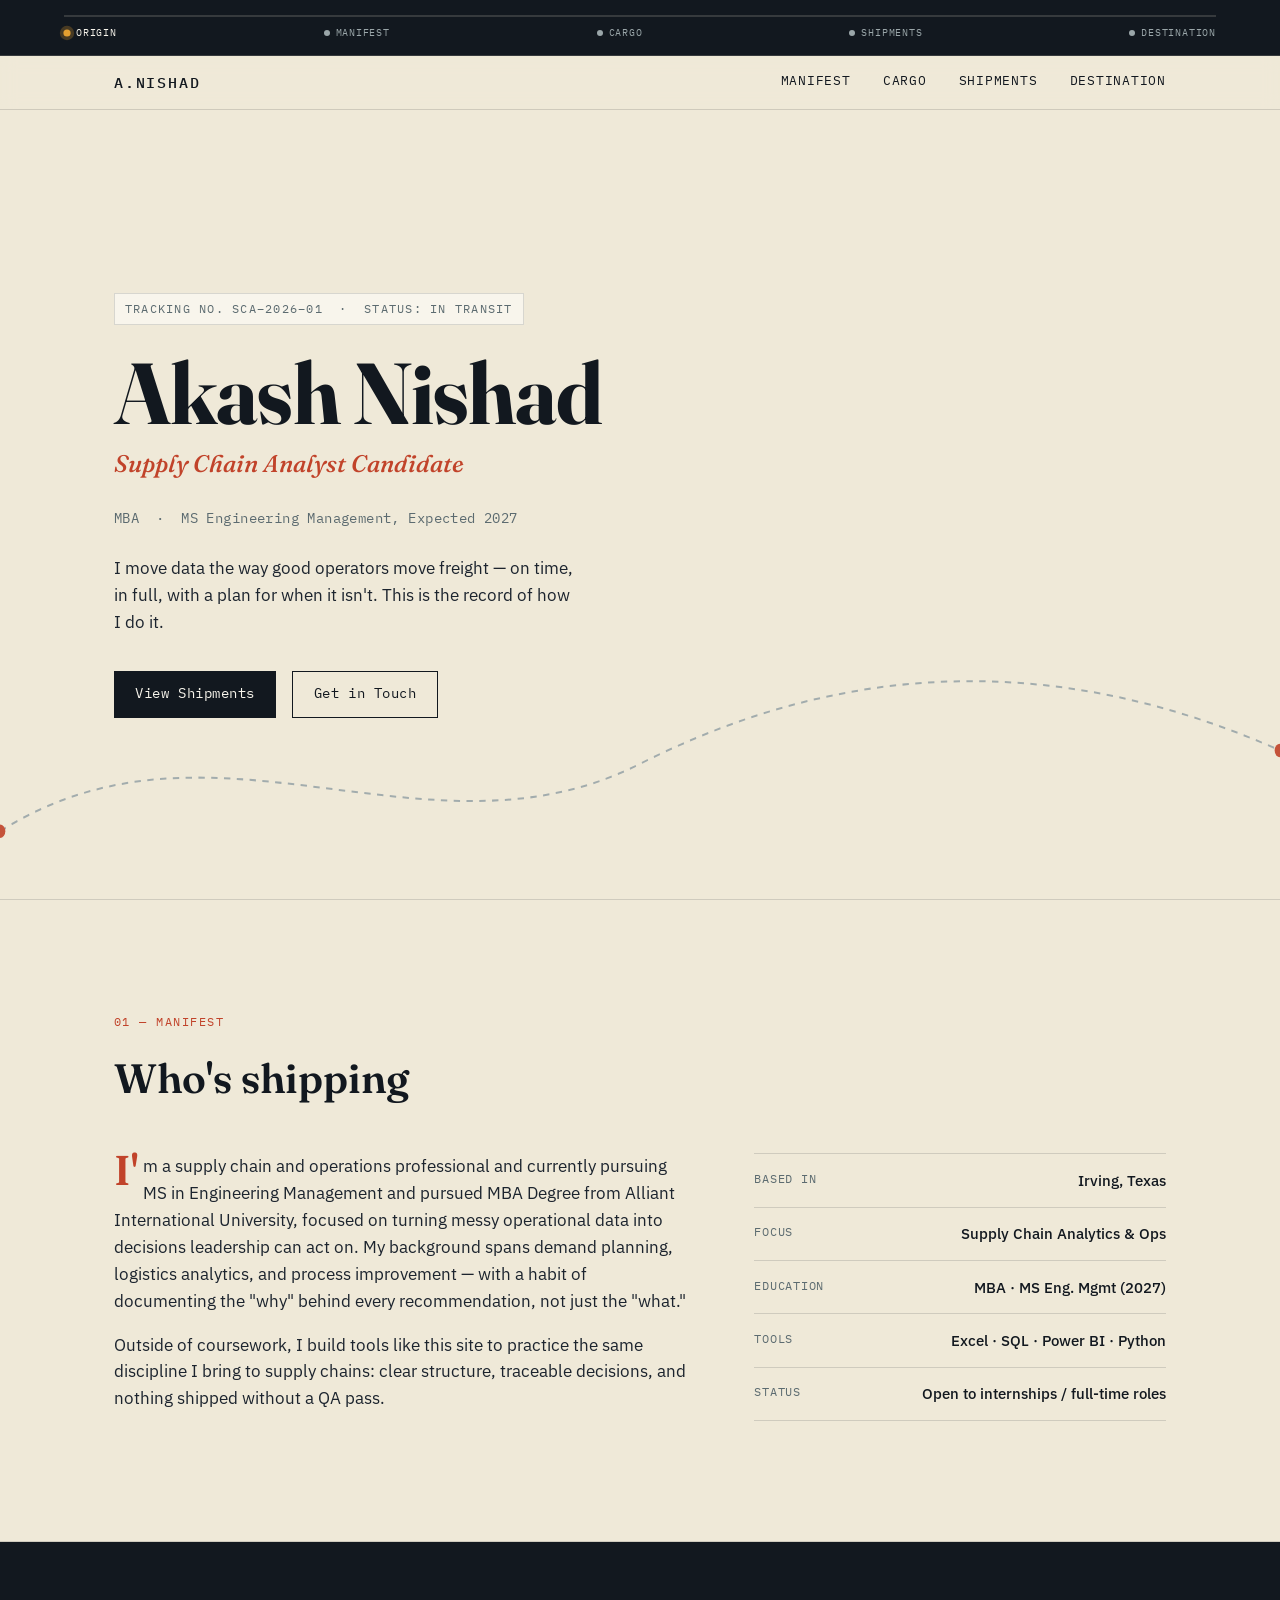
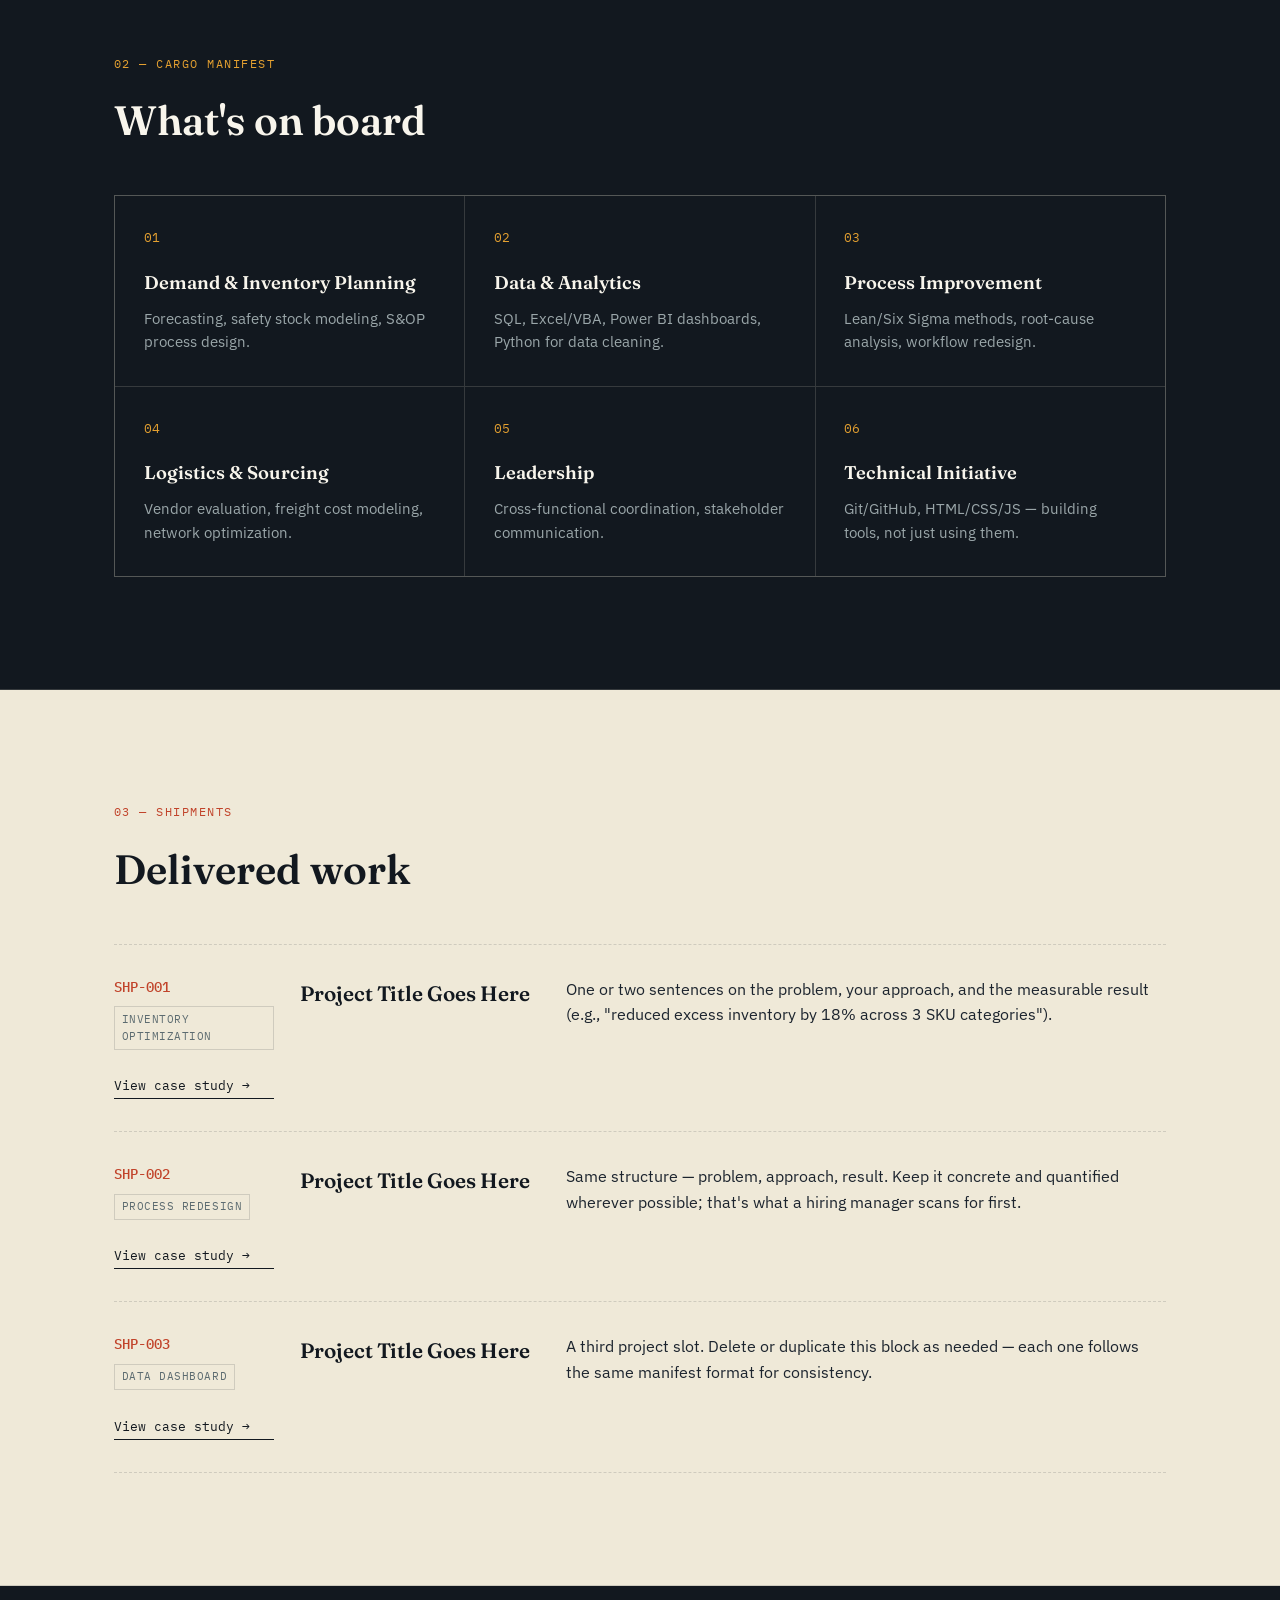
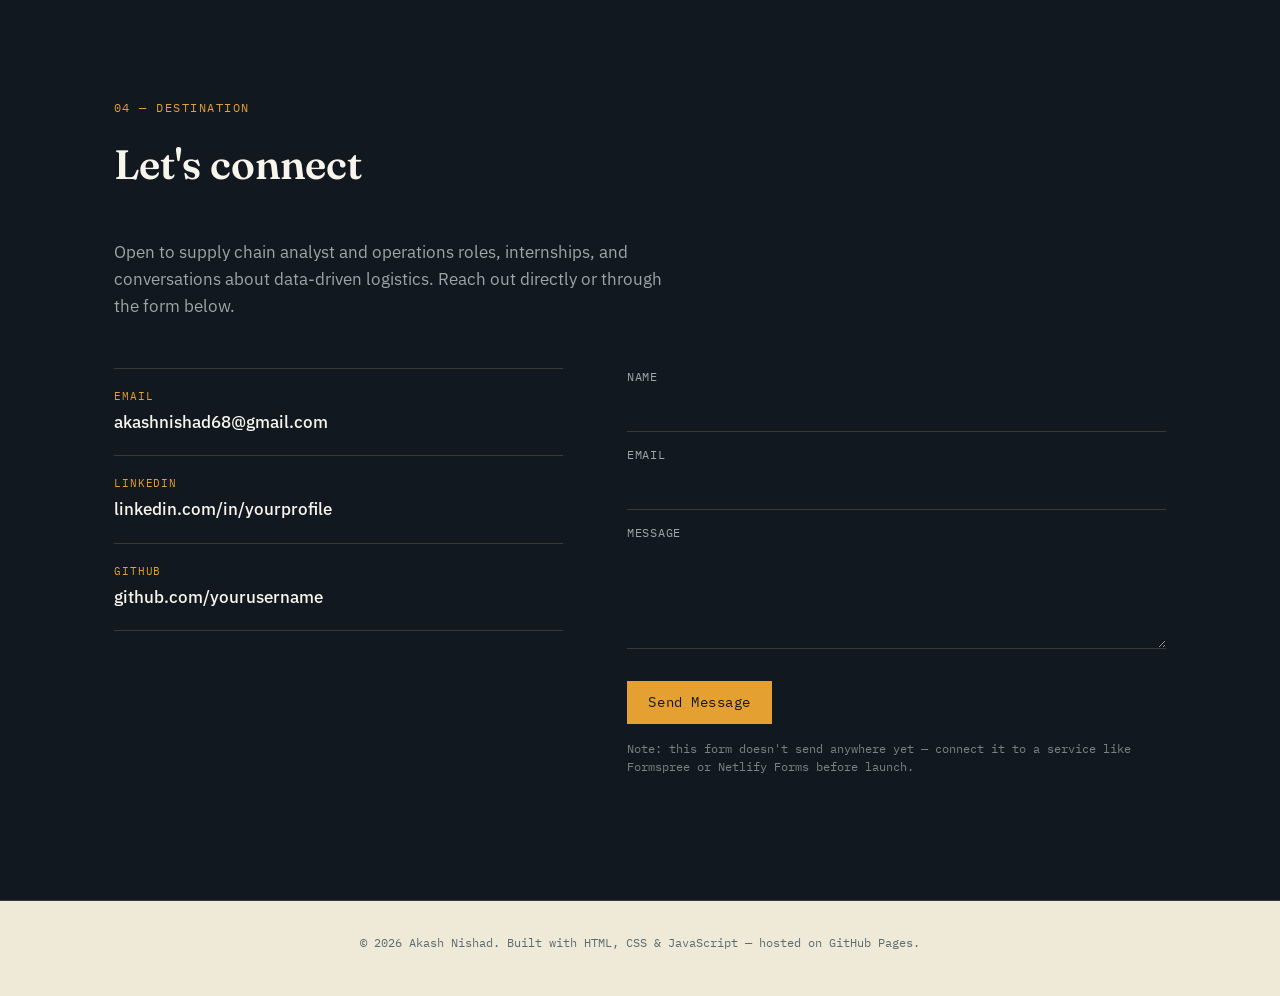
<file: index.html>
<!DOCTYPE html>
<html lang="en">
<head>
<meta charset="UTF-8">
<meta name="viewport" content="width=device-width, initial-scale=1.0">
<title>Akash Nishad — Supply Chain Analyst Portfolio</title>
<meta name="description" content="Portfolio of Akash Nishad, Supply Chain Analyst candidate — projects, skills, and experience.">
<link rel="preconnect" href="https://fonts.googleapis.com">
<link rel="preconnect" href="https://fonts.gstatic.com" crossorigin>
<link href="https://fonts.googleapis.com/css2?family=Fraunces:opsz,wght@9..144,500;9..144,600;9..144,700&family=IBM+Plex+Mono:wght@400;500&family=IBM+Plex+Sans:wght@400;500;600&display=swap" rel="stylesheet">
<link rel="stylesheet" href="style.css">
</head>
<body>

<!-- Shipment progress tracker (signature element) -->
<div class="tracker" aria-hidden="true">
  <div class="tracker-line">
    <div class="tracker-fill" id="trackerFill"></div>
  </div>
  <div class="tracker-stops">
    <span class="stop active" data-target="hero"><i></i>Origin</span>
    <span class="stop" data-target="about"><i></i>Manifest</span>
    <span class="stop" data-target="skills"><i></i>Cargo</span>
    <span class="stop" data-target="projects"><i></i>Shipments</span>
    <span class="stop" data-target="contact"><i></i>Destination</span>
  </div>
</div>

<header class="nav">
  <div class="nav-inner">
    <a href="#hero" class="nav-brand">A.NISHAD</a>
    <nav class="nav-links">
      <a href="#about">Manifest</a>
      <a href="#skills">Cargo</a>
      <a href="#projects">Shipments</a>
      <a href="#contact">Destination</a>
    </nav>
    <button class="nav-toggle" id="navToggle" aria-label="Toggle menu" aria-expanded="false">
      <span></span><span></span><span></span>
    </button>
  </div>
</header>

<main>

  <!-- HERO -->
  <section id="hero" class="hero">
    <div class="hero-inner">
      <p class="eyebrow">TRACKING NO. SCA–2026–01 &nbsp;·&nbsp; STATUS: IN TRANSIT</p>
      <h1 class="hero-title">Akash Nishad</h1>
      <p class="hero-role">Supply Chain Analyst Candidate</p>
      <p class="hero-sub">MBA &nbsp;·&nbsp; MS Engineering Management, Expected 2027</p>
      <p class="hero-desc">
        <!-- PLACEHOLDER: replace with your one-line value proposition -->
        I move data the way good operators move freight — on time, in full, with a plan for when it isn't.
        This is the record of how I do it.
      </p>
      <div class="hero-actions">
        <a href="#projects" class="btn btn-primary">View Shipments</a>
        <a href="#contact" class="btn btn-ghost">Get in Touch</a>
      </div>
    </div>
    <svg class="hero-route" viewBox="0 0 1200 200" preserveAspectRatio="none" aria-hidden="true">
      <path d="M0,150 C 200,50 400,180 600,100 S 1000,20 1200,90" class="route-path"/>
      <circle cx="0" cy="150" r="5" class="route-dot"/>
      <circle cx="1200" cy="90" r="5" class="route-dot"/>
    </svg>
  </section>

  <!-- ABOUT / MANIFEST -->
  <section id="about" class="section">
    <div class="section-inner">
      <p class="section-label">01 — Manifest</p>
      <h2 class="section-title">Who's shipping</h2>
      <div class="manifest-grid">
        <div class="manifest-doc">
          <!-- PLACEHOLDER: replace with your real bio, 3-4 sentences -->
          <p>
            I'm a supply chain and operations professional and currently pursuing MS in Engineering
            Management and pursued MBA Degree from Alliant International University, focused on turning messy operational data into decisions leadership can act on.
            My background spans demand planning, logistics analytics, and process improvement —
            with a habit of documenting the "why" behind every recommendation, not just the "what."
          </p>
          <p>
            Outside of coursework, I build tools like this site to practice the same discipline I bring
            to supply chains: clear structure, traceable decisions, and nothing shipped without a QA pass.
          </p>
        </div>
        <dl class="manifest-facts">
          <div><dt>Based in</dt><dd>Irving, Texas</dd></div>
          <div><dt>Focus</dt><dd>Supply Chain Analytics &amp; Ops</dd></div>
          <div><dt>Education</dt><dd>MBA · MS Eng. Mgmt (2027)</dd></div>
          <div><dt>Tools</dt><dd>Excel · SQL · Power BI · Python</dd></div>
          <div><dt>Status</dt><dd>Open to internships / full-time roles</dd></div>
        </dl>
      </div>
    </div>
  </section>

  <!-- SKILLS / CARGO -->
  <section id="skills" class="section section-dark">
    <div class="section-inner">
      <p class="section-label">02 — Cargo Manifest</p>
      <h2 class="section-title">What's on board</h2>
      <div class="cargo-grid">
        <div class="cargo-item">
          <span class="cargo-code">01</span>
          <h3>Demand &amp; Inventory Planning</h3>
          <p>Forecasting, safety stock modeling, S&amp;OP process design.</p>
        </div>
        <div class="cargo-item">
          <span class="cargo-code">02</span>
          <h3>Data &amp; Analytics</h3>
          <p>SQL, Excel/VBA, Power BI dashboards, Python for data cleaning.</p>
        </div>
        <div class="cargo-item">
          <span class="cargo-code">03</span>
          <h3>Process Improvement</h3>
          <p>Lean/Six Sigma methods, root-cause analysis, workflow redesign.</p>
        </div>
        <div class="cargo-item">
          <span class="cargo-code">04</span>
          <h3>Logistics &amp; Sourcing</h3>
          <p>Vendor evaluation, freight cost modeling, network optimization.</p>
        </div>
        <div class="cargo-item">
          <span class="cargo-code">05</span>
          <h3>Leadership</h3>
          <p>Cross-functional coordination, stakeholder communication.</p>
        </div>
        <div class="cargo-item">
          <span class="cargo-code">06</span>
          <h3>Technical Initiative</h3>
          <p>Git/GitHub, HTML/CSS/JS — building tools, not just using them.</p>
        </div>
      </div>
    </div>
  </section>

  <!-- PROJECTS / SHIPMENTS -->
  <section id="projects" class="section">
    <div class="section-inner">
      <p class="section-label">03 — Shipments</p>
      <h2 class="section-title">Delivered work</h2>
      <div class="shipments-list">

        <article class="shipment">
          <div class="shipment-meta">
            <span class="shipment-id">SHP-001</span>
            <span class="shipment-tag">Inventory Optimization</span>
          </div>
          <!-- PLACEHOLDER: replace with a real project title -->
          <h3>Project Title Goes Here</h3>
          <p>
            One or two sentences on the problem, your approach, and the measurable result
            (e.g., "reduced excess inventory by 18% across 3 SKU categories").
          </p>
          <a href="projects/shp-001.html" class="shipment-link">View case study →</a>
        </article>
        <article class="shipment">
          <div class="shipment-meta">
            <span class="shipment-id">SHP-002</span>
            <span class="shipment-tag">Process Redesign</span>
          </div>
          <h3>Project Title Goes Here</h3>
          <p>
            Same structure — problem, approach, result. Keep it concrete and quantified
            wherever possible; that's what a hiring manager scans for first.
          </p>
          <a href="projects/shp-002.html" class="shipment-link">View case study →</a>
        </article>

        <article class="shipment">
          <div class="shipment-meta">
            <span class="shipment-id">SHP-003</span>
            <span class="shipment-tag">Data Dashboard</span>
          </div>
          <h3>Project Title Goes Here</h3>
          <p>
            A third project slot. Delete or duplicate this block as needed — each one
            follows the same manifest format for consistency.
          </p>
          <a href="projects/shp-003.html" class="shipment-link">View case study →</a>
        </article>

      </div>
    </div>
  </section>

  <!-- CONTACT / DESTINATION -->
  <section id="contact" class="section section-dark">
    <div class="section-inner">
      <p class="section-label">04 — Destination</p>
      <h2 class="section-title">Let's connect</h2>
      <p class="contact-sub">
        Open to supply chain analyst and operations roles, internships, and conversations
        about data-driven logistics. Reach out directly or through the form below.
      </p>

      <div class="contact-grid">
        <div class="contact-links">
          <a href="mailto:your.email@example.com" class="contact-link">
            <span class="contact-label">Email</span>
            <span class="contact-value">akashnishad68@gmail.com</span>
          </a>
          <a href="https://linkedin.com/in/yourprofile" class="contact-link" target="_blank" rel="noopener">
            <span class="contact-label">LinkedIn</span>
            <span class="contact-value">linkedin.com/in/yourprofile</span>
          </a>
          <a href="https://github.com/yourusername" class="contact-link" target="_blank" rel="noopener">
            <span class="contact-label">GitHub</span>
            <span class="contact-value">github.com/yourusername</span>
          </a>
        </div>

        <form class="contact-form" id="contactForm">
          <label for="name">Name</label>
          <input type="text" id="name" name="name" required>

          <label for="email">Email</label>
          <input type="email" id="email" name="email" required>

          <label for="message">Message</label>
          <textarea id="message" name="message" rows="4" required></textarea>

          <button type="submit" class="btn btn-primary">Send Message</button>
          <p class="form-note">
            Note: this form doesn't send anywhere yet — connect it to a service like
            Formspree or Netlify Forms before launch.
          </p>
        </form>
      </div>
    </div>
  </section>

</main>

<footer class="footer">
  <p>© 2026 Akash Nishad. Built with HTML, CSS &amp; JavaScript — hosted on GitHub Pages.</p>
</footer>

<script src="script.js"></script>
</body>
</html>
</file>
<file: style.css>
/* ============================================================
   TOKENS
   ============================================================ */
:root {
  --ink: #12181f;
  --ink-soft: #1c242e;
  --paper: #efe9d8;
  --paper-white: #f8f5ec;
  --steel: #5c6b70;
  --steel-light: #9aa6a9;
  --amber: #e4a030;
  --amber-dim: #c98a26;
  --route: #c1432a;
  --line: rgba(18, 24, 31, 0.14);
  --line-dark: rgba(239, 233, 216, 0.16);

  --font-display: "Fraunces", serif;
  --font-body: "IBM Plex Sans", sans-serif;
  --font-mono: "IBM Plex Mono", monospace;

  --gutter: clamp(1.5rem, 5vw, 4rem);
  --tracker-h: 56px;
}

* { box-sizing: border-box; }
html { scroll-behavior: smooth; }

@media (prefers-reduced-motion: reduce) {
  html { scroll-behavior: auto; }
  *, *::before, *::after {
    animation-duration: 0.001ms !important;
    animation-iteration-count: 1 !important;
    transition-duration: 0.001ms !important;
    scroll-behavior: auto !important;
  }
}

body {
  margin: 0;
  background: var(--paper);
  color: var(--ink);
  font-family: var(--font-body);
  font-size: 16px;
  line-height: 1.6;
  -webkit-font-smoothing: antialiased;
  padding-top: var(--tracker-h);
}

h1, h2, h3 { font-family: var(--font-display); margin: 0; }
p { margin: 0 0 1em; }
a { color: inherit; text-decoration: none; }

::selection { background: var(--amber); color: var(--ink); }

:focus-visible {
  outline: 2px solid var(--route);
  outline-offset: 3px;
}

/* ============================================================
   SIGNATURE ELEMENT — SHIPMENT TRACKER
   ============================================================ */
.tracker {
  position: fixed;
  top: 0; left: 0; right: 0;
  z-index: 200;
  height: var(--tracker-h);
  background: var(--ink);
  border-bottom: 1px solid var(--line-dark);
  display: flex;
  flex-direction: column;
  justify-content: center;
  padding: 0 var(--gutter);
}

.tracker-line {
  position: relative;
  height: 2px;
  background: var(--line-dark);
  margin-bottom: 8px;
  width: 100%;
}

.tracker-fill {
  position: absolute;
  top: 0; left: 0;
  height: 100%;
  width: 0%;
  background: linear-gradient(90deg, var(--route), var(--amber));
  transition: width 0.15s linear;
}

.tracker-stops {
  display: flex;
  justify-content: space-between;
  font-family: var(--font-mono);
  font-size: 0.62rem;
  letter-spacing: 0.08em;
  text-transform: uppercase;
  color: var(--steel-light);
}

.tracker-stops .stop {
  display: flex;
  align-items: center;
  gap: 6px;
  transition: color 0.25s ease;
}

.tracker-stops .stop i {
  width: 6px;
  height: 6px;
  border-radius: 50%;
  background: var(--steel-light);
  display: inline-block;
  transition: background 0.25s ease, box-shadow 0.25s ease, transform 0.25s ease;
}

.tracker-stops .stop.active {
  color: var(--paper-white);
}

.tracker-stops .stop.active i {
  background: var(--amber);
  box-shadow: 0 0 0 3px rgba(228, 160, 48, 0.25);
  transform: scale(1.2);
}

@media (max-width: 640px) {
  .tracker-stops .stop span { display: none; }
  .tracker-stops .stop { gap: 0; }
}

/* ============================================================
   NAV
   ============================================================ */
.nav {
  position: fixed;
  top: var(--tracker-h);
  left: 0; right: 0;
  z-index: 190;
  background: rgba(239, 233, 216, 0.88);
  backdrop-filter: blur(8px);
  border-bottom: 1px solid var(--line);
}

.nav-inner {
  max-width: 1180px;
  margin: 0 auto;
  padding: 0.9rem var(--gutter);
  display: flex;
  align-items: center;
  justify-content: space-between;
}

.nav-brand {
  font-family: var(--font-mono);
  font-weight: 500;
  font-size: 0.95rem;
  letter-spacing: 0.12em;
}

.nav-links {
  display: flex;
  gap: 2rem;
  font-family: var(--font-mono);
  font-size: 0.8rem;
  letter-spacing: 0.06em;
  text-transform: uppercase;
}

.nav-links a {
  position: relative;
  padding-bottom: 3px;
}

.nav-links a::after {
  content: "";
  position: absolute;
  left: 0; bottom: 0;
  width: 0%;
  height: 1px;
  background: var(--route);
  transition: width 0.25s ease;
}

.nav-links a:hover::after { width: 100%; }

.nav-toggle {
  display: none;
  flex-direction: column;
  justify-content: center;
  gap: 5px;
  width: 32px;
  height: 32px;
  background: none;
  border: none;
  cursor: pointer;
  padding: 0;
}

.nav-toggle span {
  display: block;
  height: 2px;
  width: 100%;
  background: var(--ink);
  transition: transform 0.25s ease, opacity 0.25s ease;
}

.nav-toggle.open span:nth-child(1) { transform: translateY(7px) rotate(45deg); }
.nav-toggle.open span:nth-child(2) { opacity: 0; }
.nav-toggle.open span:nth-child(3) { transform: translateY(-7px) rotate(-45deg); }

@media (max-width: 780px) {
  .nav-toggle { display: flex; }
  .nav-links {
    position: absolute;
    top: 100%;
    left: 0; right: 0;
    flex-direction: column;
    background: var(--paper-white);
    border-bottom: 1px solid var(--line);
    padding: 1.2rem var(--gutter) 1.6rem;
    gap: 1.1rem;
    transform: translateY(-8px);
    opacity: 0;
    pointer-events: none;
    transition: transform 0.25s ease, opacity 0.25s ease;
  }
  .nav-links.open {
    transform: translateY(0);
    opacity: 1;
    pointer-events: auto;
  }
}

/* ============================================================
   LAYOUT HELPERS
   ============================================================ */
.section {
  padding: clamp(4rem, 9vw, 7rem) 0;
  border-bottom: 1px solid var(--line);
  position: relative;
}

.section-inner {
  max-width: 1180px;
  margin: 0 auto;
  padding: 0 var(--gutter);
}

.section-dark {
  background: var(--ink);
  color: var(--paper-white);
  border-bottom-color: var(--line-dark);
}

.section-label {
  font-family: var(--font-mono);
  font-size: 0.78rem;
  letter-spacing: 0.12em;
  text-transform: uppercase;
  color: var(--route);
  margin-bottom: 0.9rem;
}

.section-dark .section-label { color: var(--amber); }

.section-title {
  font-size: clamp(1.8rem, 3.2vw, 2.6rem);
  font-weight: 600;
  margin-bottom: 2.6rem;
  max-width: 20ch;
}

/* ============================================================
   HERO
   ============================================================ */
.hero {
  position: relative;
  min-height: calc(100vh - var(--tracker-h));
  display: flex;
  align-items: center;
  overflow: hidden;
  border-bottom: 1px solid var(--line);
  padding-top: 3.5rem;
}

.hero-inner {
  position: relative;
  z-index: 2;
  max-width: 1180px;
  margin: 0 auto;
  padding: 0 var(--gutter);
  width: 100%;
}

.eyebrow {
  font-family: var(--font-mono);
  font-size: 0.78rem;
  letter-spacing: 0.1em;
  color: var(--steel);
  margin-bottom: 1.6rem;
  display: inline-block;
  border: 1px solid var(--line);
  padding: 0.4em 0.8em;
  background: var(--paper-white);
}

.hero-title {
  font-size: clamp(2.8rem, 8vw, 5.4rem);
  font-weight: 700;
  line-height: 0.98;
  letter-spacing: -0.01em;
}

.hero-role {
  font-size: clamp(1.1rem, 2.4vw, 1.5rem);
  font-family: var(--font-display);
  font-style: italic;
  font-weight: 500;
  color: var(--route);
  margin-top: 0.6rem;
}

.hero-sub {
  font-family: var(--font-mono);
  font-size: 0.85rem;
  color: var(--steel);
  margin-top: 0.9rem;
  letter-spacing: 0.03em;
}

.hero-desc {
  max-width: 46ch;
  margin-top: 1.6rem;
  font-size: 1.05rem;
  color: var(--ink-soft);
}

.hero-actions {
  display: flex;
  gap: 1rem;
  margin-top: 2.2rem;
  flex-wrap: wrap;
}

.btn {
  display: inline-flex;
  align-items: center;
  gap: 0.5em;
  font-family: var(--font-mono);
  font-size: 0.85rem;
  letter-spacing: 0.04em;
  padding: 0.85em 1.5em;
  border: 1px solid var(--ink);
  transition: background 0.2s ease, color 0.2s ease, transform 0.2s ease;
}

.btn-primary {
  background: var(--ink);
  color: var(--paper-white);
}

.btn-primary:hover {
  background: var(--route);
  border-color: var(--route);
  transform: translateY(-2px);
}

.btn-ghost {
  background: transparent;
  color: var(--ink);
}

.btn-ghost:hover {
  background: var(--ink);
  color: var(--paper-white);
  transform: translateY(-2px);
}

.hero-route {
  position: absolute;
  bottom: 0; left: 0;
  width: 100%;
  height: 32%;
  z-index: 1;
  opacity: 0.9;
}

.route-path {
  fill: none;
  stroke: var(--steel-light);
  stroke-width: 1.5;
  stroke-dasharray: 6 6;
}

.route-dot {
  fill: var(--route);
}

/* ============================================================
   MANIFEST (ABOUT)
   ============================================================ */
.manifest-grid {
  display: grid;
  grid-template-columns: 1.4fr 1fr;
  gap: clamp(2rem, 5vw, 4rem);
}

.manifest-doc p {
  font-size: 1.05rem;
  color: var(--ink-soft);
}

.manifest-doc p:first-child::first-letter {
  font-family: var(--font-display);
  font-size: 2.6rem;
  float: left;
  line-height: 0.85;
  padding-right: 0.12em;
  color: var(--route);
  font-weight: 600;
}

.manifest-facts {
  border-top: 1px solid var(--line);
  margin: 0;
  align-self: start;
}

.manifest-facts > div {
  display: flex;
  justify-content: space-between;
  gap: 1rem;
  padding: 0.9em 0;
  border-bottom: 1px solid var(--line);
}

.manifest-facts dt {
  font-family: var(--font-mono);
  font-size: 0.78rem;
  text-transform: uppercase;
  letter-spacing: 0.06em;
  color: var(--steel);
  white-space: nowrap;
}

.manifest-facts dd {
  margin: 0;
  text-align: right;
  font-size: 0.92rem;
  font-weight: 500;
}

@media (max-width: 780px) {
  .manifest-grid { grid-template-columns: 1fr; }
}

/* ============================================================
   CARGO (SKILLS)
   ============================================================ */
.cargo-grid {
  display: grid;
  grid-template-columns: repeat(3, 1fr);
  gap: 1px;
  background: var(--line-dark);
  border: 1px solid var(--line-dark);
}

.cargo-item {
  background: var(--ink);
  padding: 2rem 1.8rem;
  transition: background 0.25s ease;
}

.cargo-item:hover { background: var(--ink-soft); }

.cargo-code {
  font-family: var(--font-mono);
  font-size: 0.8rem;
  color: var(--amber);
  display: block;
  margin-bottom: 1.2rem;
}

.cargo-item h3 {
  font-size: 1.15rem;
  font-weight: 600;
  margin-bottom: 0.5em;
}

.cargo-item p {
  color: var(--steel-light);
  font-size: 0.92rem;
  margin: 0;
}

@media (max-width: 900px) {
  .cargo-grid { grid-template-columns: repeat(2, 1fr); }
}
@media (max-width: 560px) {
  .cargo-grid { grid-template-columns: 1fr; }
}

/* ============================================================
   SHIPMENTS (PROJECTS)
   ============================================================ */
.shipments-list {
  display: flex;
  flex-direction: column;
}

.shipment {
  display: grid;
  grid-template-columns: 160px 1fr auto;
  align-items: start;
  gap: 1.6rem;
  padding: 2rem 0;
  border-bottom: 1px dashed var(--line);
  transition: padding-left 0.25s ease;
}

.shipment:first-child { border-top: 1px dashed var(--line); }

.shipment:hover { padding-left: 0.6rem; }

.shipment-meta {
  display: flex;
  flex-direction: column;
  gap: 0.5rem;
}

.shipment-id {
  font-family: var(--font-mono);
  font-size: 0.85rem;
  color: var(--route);
  font-weight: 500;
}

.shipment-tag {
  font-family: var(--font-mono);
  font-size: 0.68rem;
  letter-spacing: 0.05em;
  text-transform: uppercase;
  color: var(--steel);
  border: 1px solid var(--line);
  padding: 0.3em 0.6em;
  width: fit-content;
}

.shipment h3 {
  font-size: 1.3rem;
  font-weight: 600;
  margin-bottom: 0.4em;
}

.shipment p {
  color: var(--ink-soft);
  margin: 0;
  max-width: 60ch;
}

.shipment-link {
  font-family: var(--font-mono);
  font-size: 0.82rem;
  color: var(--ink);
  white-space: nowrap;
  align-self: center;
  border-bottom: 1px solid var(--ink);
  padding-bottom: 2px;
  transition: color 0.2s ease, border-color 0.2s ease;
}

.shipment-link:hover {
  color: var(--route);
  border-color: var(--route);
}

@media (max-width: 700px) {
  .shipment {
    grid-template-columns: 1fr;
    gap: 0.8rem;
  }
  .shipment-link { align-self: start; }
}

/* ============================================================
   CONTACT / DESTINATION
   ============================================================ */
.contact-sub {
  max-width: 56ch;
  color: var(--steel-light);
  margin-bottom: 3rem;
  font-size: 1.05rem;
}

.contact-grid {
  display: grid;
  grid-template-columns: 1fr 1.2fr;
  gap: clamp(2rem, 5vw, 4rem);
}

.contact-links {
  display: flex;
  flex-direction: column;
}

.contact-link {
  display: flex;
  flex-direction: column;
  gap: 0.2rem;
  padding: 1.2em 0;
  border-bottom: 1px solid var(--line-dark);
  transition: transform 0.2s ease;
}

.contact-link:first-child { border-top: 1px solid var(--line-dark); }

.contact-link:hover {
  transform: translateX(6px);
}

.contact-label {
  font-family: var(--font-mono);
  font-size: 0.7rem;
  letter-spacing: 0.08em;
  text-transform: uppercase;
  color: var(--amber);
}

.contact-value {
  font-size: 1.05rem;
  font-weight: 500;
}

.contact-form {
  display: flex;
  flex-direction: column;
}

.contact-form label {
  font-family: var(--font-mono);
  font-size: 0.72rem;
  letter-spacing: 0.06em;
  text-transform: uppercase;
  color: var(--steel-light);
  margin-bottom: 0.5em;
  margin-top: 1.2em;
}

.contact-form label:first-child { margin-top: 0; }

.contact-form input,
.contact-form textarea {
  background: transparent;
  border: none;
  border-bottom: 1px solid var(--line-dark);
  color: var(--paper-white);
  font-family: var(--font-body);
  font-size: 1rem;
  padding: 0.6em 0.2em;
  resize: vertical;
  transition: border-color 0.2s ease;
}

.contact-form input:focus,
.contact-form textarea:focus {
  border-color: var(--amber);
  outline: none;
}

.contact-form .btn {
  margin-top: 2rem;
  align-self: flex-start;
  border-color: var(--amber);
}

.contact-form .btn-primary {
  background: var(--amber);
  color: var(--ink);
}

.contact-form .btn-primary:hover {
  background: var(--route);
  border-color: var(--route);
  color: var(--paper-white);
}

.form-note {
  font-family: var(--font-mono);
  font-size: 0.72rem;
  color: var(--steel-light);
  margin-top: 1rem;
  opacity: 0.75;
}

@media (max-width: 780px) {
  .contact-grid { grid-template-columns: 1fr; }
}

/* ============================================================
   FOOTER
   ============================================================ */
.footer {
  padding: 2rem var(--gutter);
  text-align: center;
  font-family: var(--font-mono);
  font-size: 0.75rem;
  color: var(--steel);
  background: var(--paper);
}
</file>
